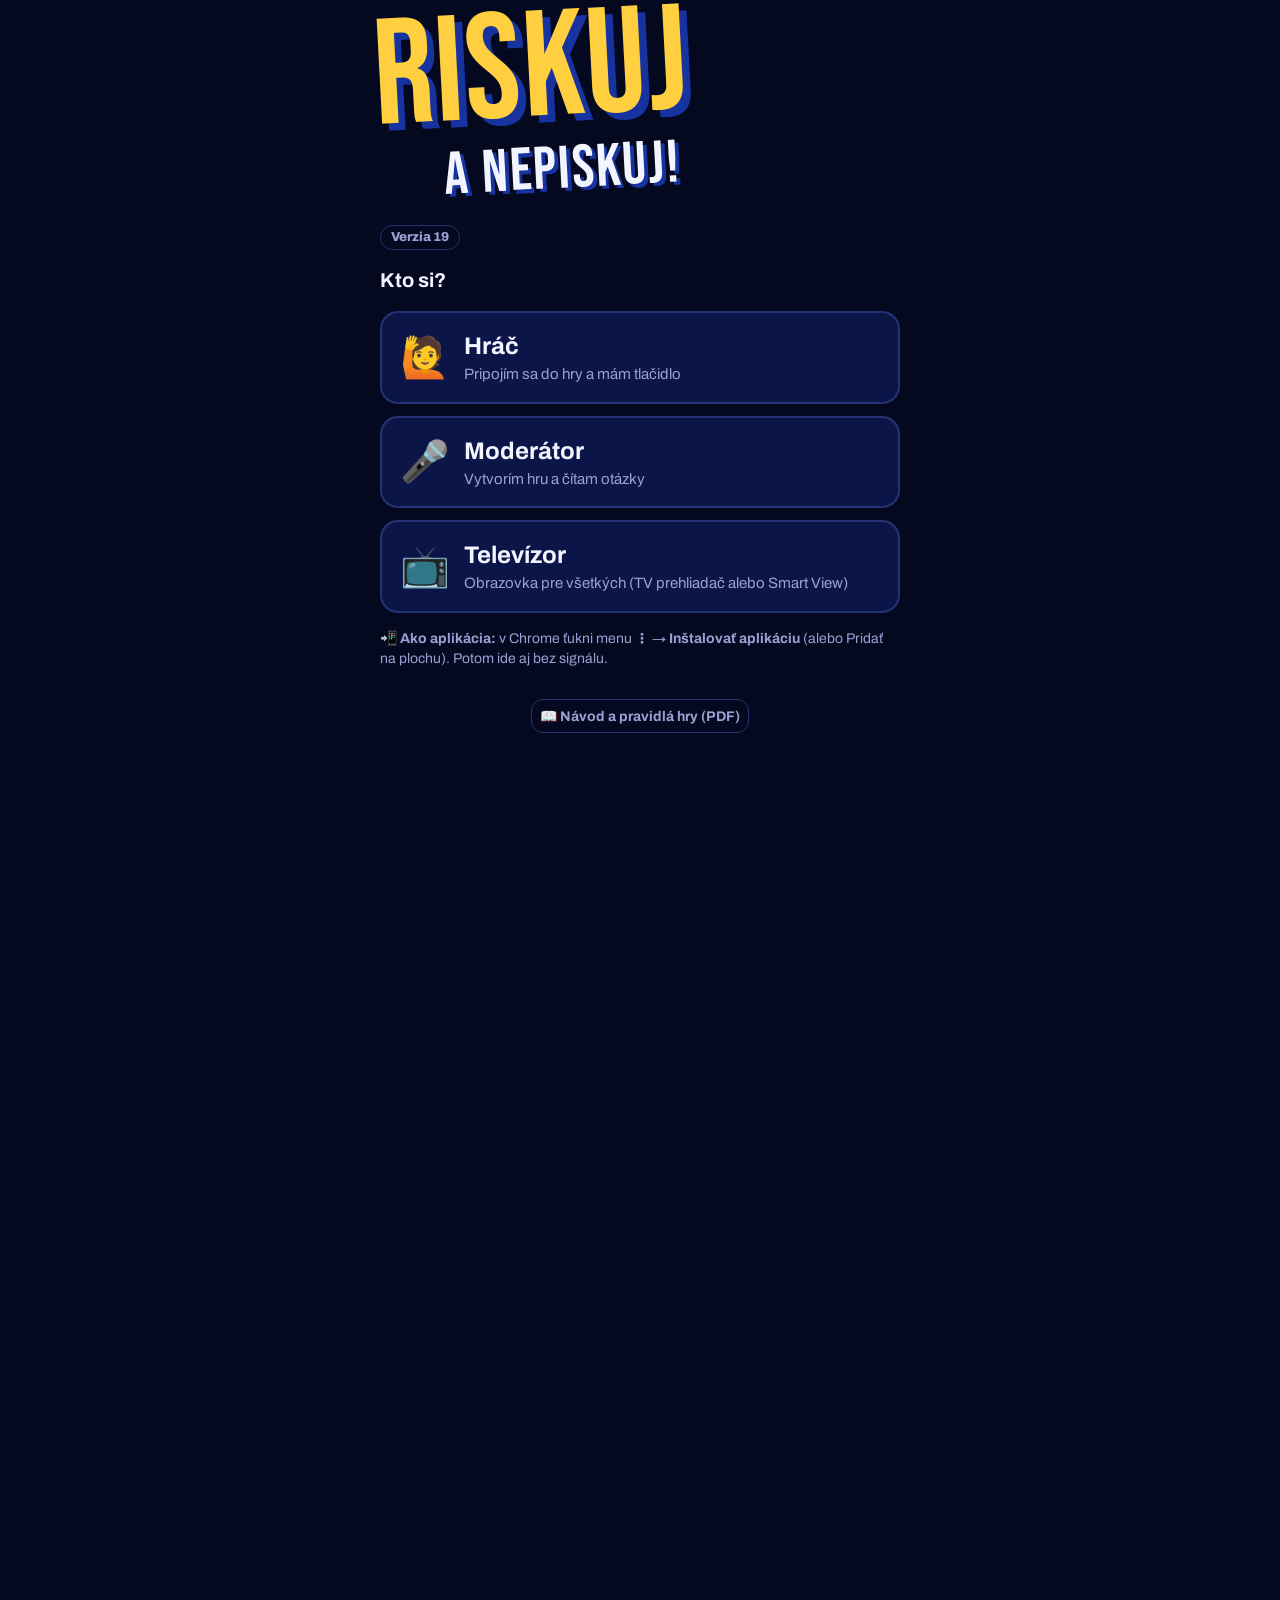
<file: riskuj/index.html>
<!doctype html>
<html lang="sk"><head><meta charset="utf-8"><title>Riskuj</title>
<meta http-equiv="refresh" content="0; url=riskuj-mobily.html">
<script>location.replace('riskuj-mobily.html' + location.search + location.hash);</script></head>
<body style="background:#050920;color:#fff;font-family:sans-serif"><a href="riskuj-mobily.html" style="color:#ffd23f">Otvoriť Riskuj</a></body></html>
</file>
